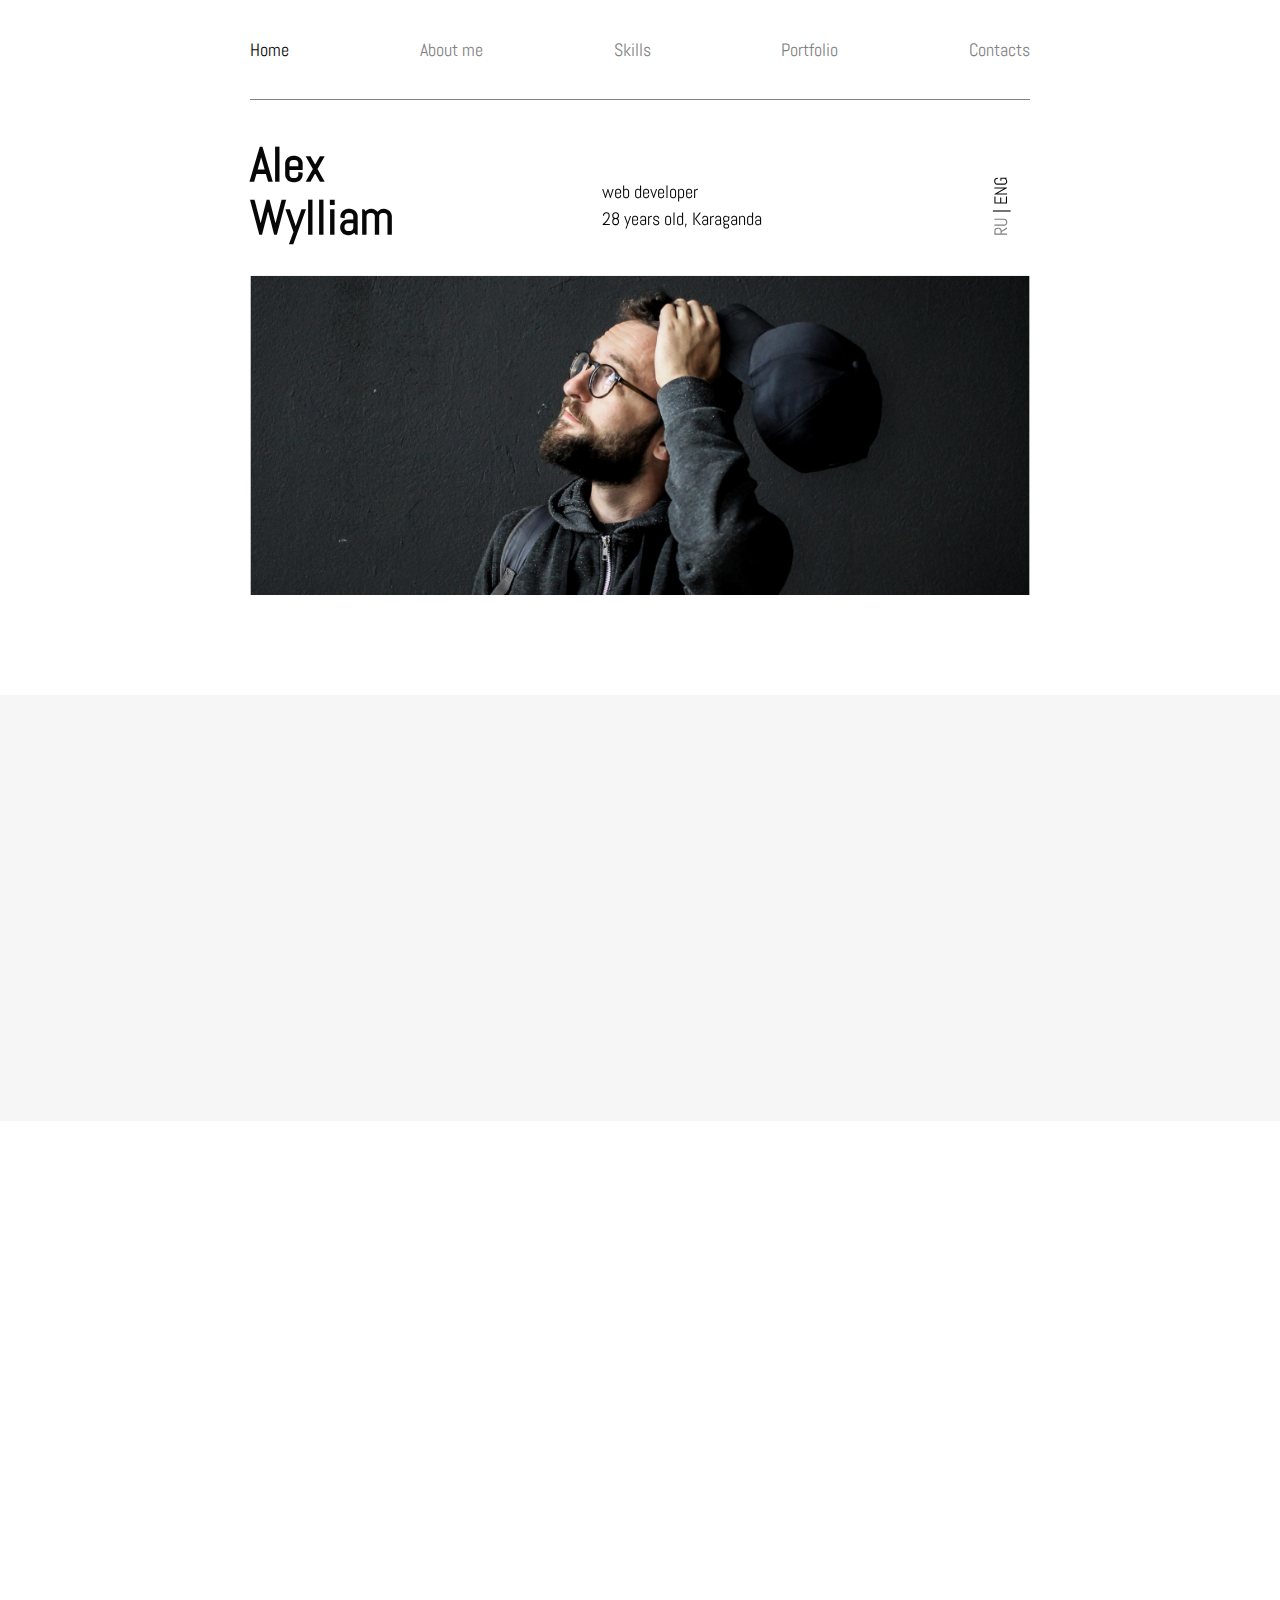
<file: index.html>
<!DOCTYPE html>
<html lang="en">

<head>
    <meta charset="UTF-8">
    <meta name="viewport" content="width=device-width, initial-scale=1.0">
    <title>Alex Wylliam</title>
    <link rel="stylesheet" href="./styles/main.css">
    <link rel="stylesheet" href="./styles/media.css">
    <link rel="stylesheet" href="https://cdnjs.cloudflare.com/ajax/libs/font-awesome/4.7.0/css/font-awesome.min.css">
    <link href="https://unpkg.com/aos@2.3.1/dist/aos.css" rel="stylesheet">
</head>

<body>

    <header>
        <div class="container">
            <!-- <div class="header-nav" data-aos="fade-down"> -->
            <div class="header-nav">
                <nav class="header-menu">
                    <ul class="nav-list">
                        <li><a class="header-link active" href="#!">Home</a></li>
                        <li><a class="header-link not-active" href="#!">About me</a></li>
                        <li><a class="header-link not-active" href="#!">Skills</a></li>
                        <li><a class="header-link not-active" href="#!">Portfolio</a></li>
                        <li><a class="header-link not-active" href="#!">Contacts</a></li>
                    </ul>
                </nav>


                <div class="mobile-menu">
                    <button class="header-mobile-btn">
                        <img id="nav-btn-img" src="./images/menu.svg" alt="menu button">
                    </button>

                    <nav class="header-menu-mobile">
                        <ul class="nav-list">
                            <li><a class="header-link mobileLink active" href="#!">Home</a></li>
                            <li><a class="header-link mobileLink not-active" href="#!">About me</a></li>
                            <li><a class="header-link mobileLink not-active" href="#!">Skills</a></li>
                            <li><a class="header-link mobileLink not-active" href="#!">Portfolio</a></li>
                            <li><a class="header-link mobileLink not-active" href="#!">Contacts</a></li>
                            <div class="language-mobile">
                                <p>RU <span class="active">| ENG</span></p>
                            </div>
                        </ul>

                    </nav>


                </div>

            </div>

            <div class="header-row" data-aos="fade-up">
                <div class="header-row-title">
                    <h1>Alex <br> Wylliam</h1>
                    <p>web developer <br> 28 years old, Karaganda</p>
                    <div class="language">
                        <!-- RU <span class="active">| ENG</span> -->
                        <p>RU <span class="active">| ENG</span></p>
                    </div>
                </div>
                <div class="header-row-image">
                    <picture>
                        <!-- <source media="(max-width: 1140px)" srcset="./images/alex_mobile.png"> -->
                        <source media="(max-width: 700px)" srcset="./images/alex_mobile.png">
                        <img src="./images/alex.png" alt="hero">
                    </picture>
                </div>
            </div>
        </div>
    </header>

    <main>
        <section class="about-page">
            <div class="container">
                <div class="about-page-title" data-aos="zoom-in">
                    <h2>About me</h2>
                    <p>Hi, I'm Alex – web developer from Karaganda. <br> I'm interested in development and everything
                        connected with it.</p>
                    <br>
                    <p>Ready to implement excellent projects <br> with wonderful people.</p>
                </div>
            </div>
        </section>

        <section class="skills-page">
            <div class="container">

                <div class="skills-page-title" data-aos="zoom-in">
                    <h2>Skills</h2>
                    <p>I work in such technologies as</p>
                </div>

                <div class="skills-list">

                    <div class="skills-item" data-aos="fade-up">
                        <div class="technology">
                            <img src="./images/skills/html.png" alt="HTML">
                            <p>HTML5</p>
                        </div>
                        <div class="rating">
                            <span class="fa fa-star checked"></span>
                            <span class="fa fa-star checked"></span>
                            <span class="fa fa-star checked"></span>
                            <span class="fa fa-star checked"></span>
                            <span class="fa fa-star"></span>
                        </div>
                    </div>

                    <div class="skills-item" data-aos="fade-up">
                        <div class="technology">
                            <img src="./images/skills/css.png" alt="CSS">
                            <p>CSS3</p>
                        </div>
                        <div class="rating">
                            <span class="fa fa-star checked"></span>
                            <span class="fa fa-star checked"></span>
                            <span class="fa fa-star checked"></span>
                            <span class="fa fa-star"></span>
                            <span class="fa fa-star"></span>
                        </div>
                    </div>

                    <div class="skills-item" data-aos="fade-up">
                        <div class="technology">
                            <img src="./images/skills/javascript.png" alt="JavaScript">
                            <p>JavaScript</p>
                        </div>
                        <div class="rating">
                            <span class="fa fa-star checked"></span>
                            <span class="fa fa-star checked"></span>
                            <span class="fa fa-star checked"></span>
                            <span class="fa fa-star checked"></span>
                            <span class="fa fa-star"></span>
                        </div>
                    </div>

                    <div class="skills-item" data-aos="fade-up">
                        <div class="technology">
                            <img src="./images/skills/react.png" alt="React">
                            <p>React</p>
                        </div>
                        <div class="rating">
                            <span class="fa fa-star checked"></span>
                            <span class="fa fa-star checked"></span>
                            <span class="fa fa-star checked"></span>
                            <span class="fa fa-star checked"></span>
                            <span class="fa fa-star"></span>
                        </div>
                    </div>

                </div>
            </div>
        </section>
    </main>

    <!-- <div class="contact-window">
        <div class="form-window">
            <form>
                <button class="btn">
                    <img id="nav-btn-img" src="../images/close_menu.svg" alt="menu button">
                </button>
                <div class="input-item">
                    <p>Your name</p>
                    <input type="text" name="" id="inputItem">
                </div>
                <div class="input-item">
                    <p>Your email</p>
                    <input type="text" name="" id="inputItem">
                </div>
                <div class="input-item">
                    <p>Your phone</p>
                    <input type="text" name="" id="inputItem">
                </div>
                <button class="submit">Send</button>
            </form>
        </div>
    </div> -->

    <div class="contact-window"></div>

    <footer class="footer">
        <div class="container">
            <div class="footer-title" data-aos="zoom-in">
                <h2>Contacts</h2>
                <p>Want to know more or just chat? <br> You are welcome!</p>
                <button class="message-button">Send message</button>
            </div>
            <div class="footer-links" data-aos="zoom-in">
                <div class="footer-links-list">
                    <a href="#!"><img src="./images/icons/linkedin.svg" alt="LinkedIn"></a>
                    <a href="#!"><img src="./images/icons/instagram.svg" alt="Instagram"></a>
                    <a href="#!"><img src="./images/icons/behance.svg" alt="Behance"></a>
                    <a href="#!"><img src="./images/icons/dribble.svg" alt="Dribble"></a>
                </div>
                <p>Like me on <br> LinkedIn, Instagram, Behance, Dribble</p>
            </div>
        </div>
    </footer>

    <script src="https://unpkg.com/aos@2.3.1/dist/aos.js"></script>
    <script src="./scripts/main.js"></script>
</body>

</html>
</file>
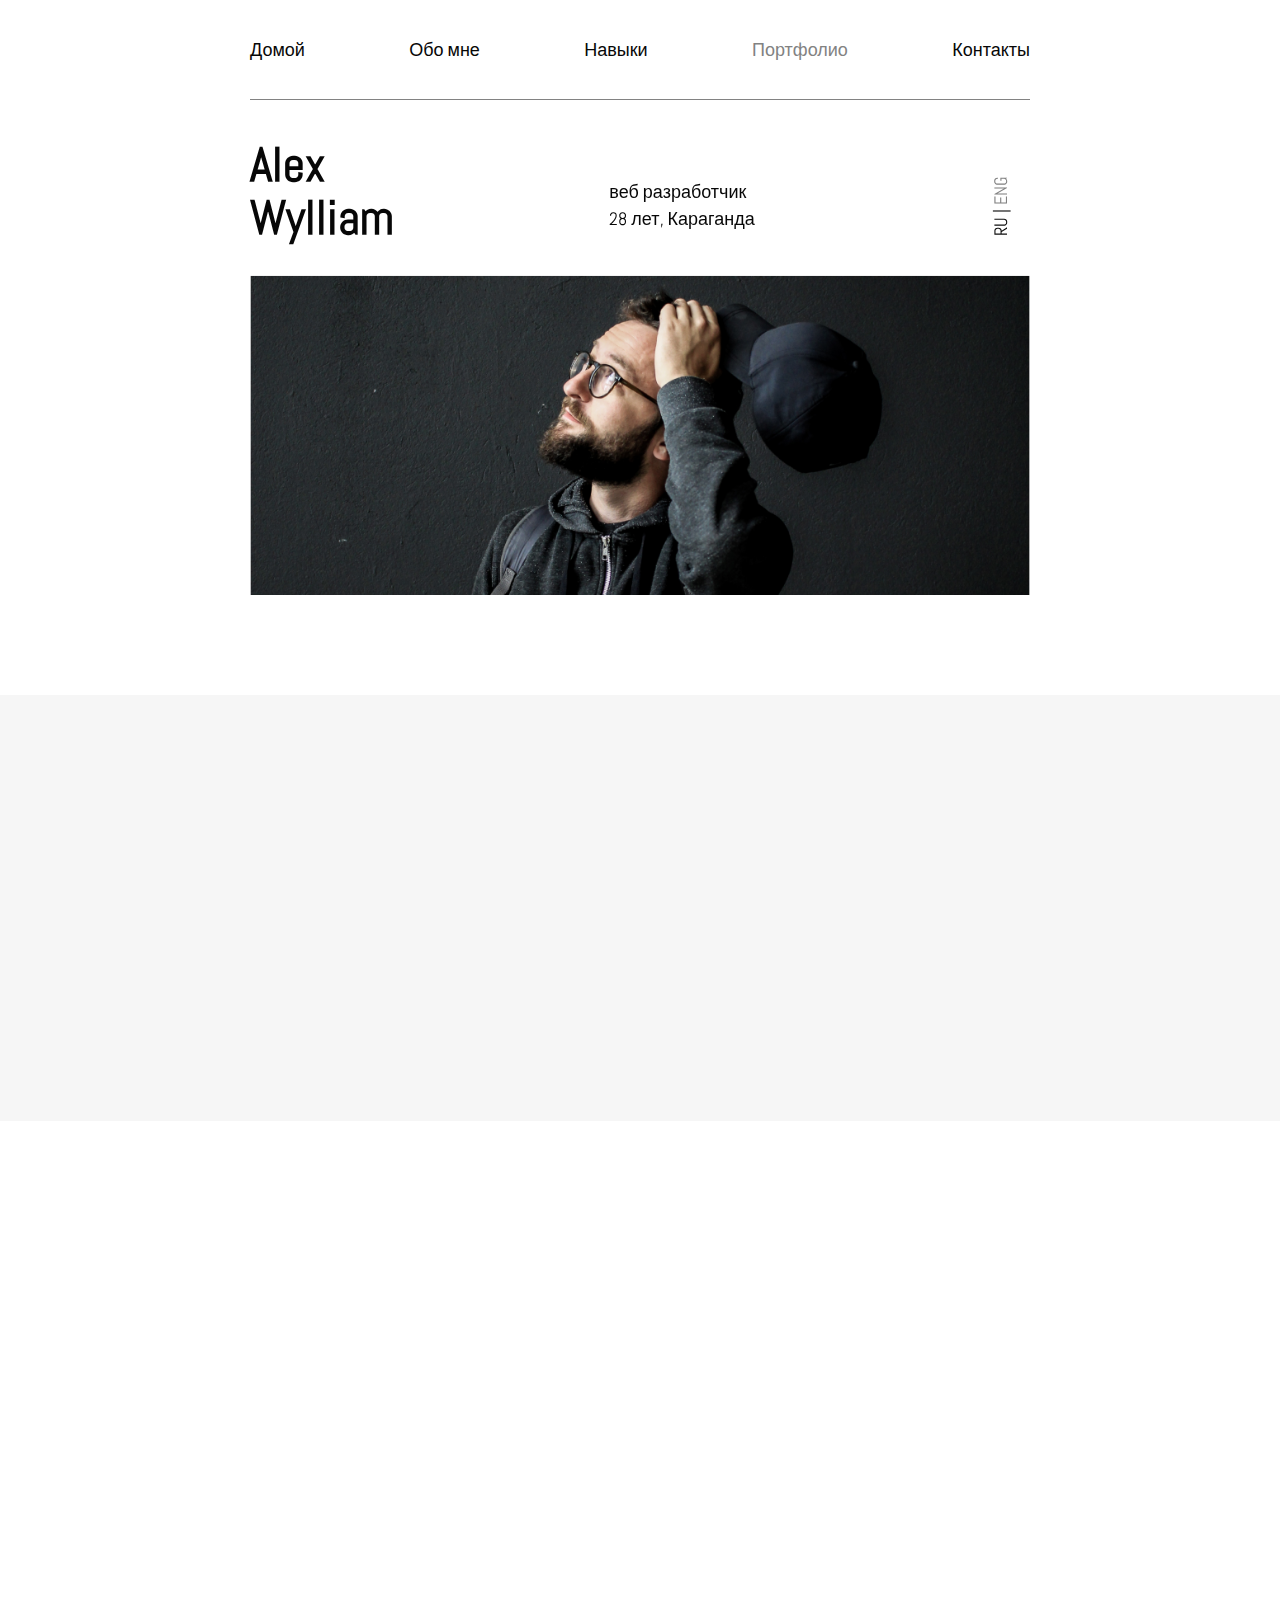
<file: indexRU.html>
<!DOCTYPE html>
<html lang="en">

<head>
    <meta charset="UTF-8">
    <meta name="viewport" content="width=device-width, initial-scale=1.0">
    <title>Alex Wylliam</title>
    <link rel="stylesheet" href="./styles/main.css">
    <link rel="stylesheet" href="./styles/media.css">
    <link rel="stylesheet" href="https://cdnjs.cloudflare.com/ajax/libs/font-awesome/4.7.0/css/font-awesome.min.css">
    <link href="https://unpkg.com/aos@2.3.1/dist/aos.css" rel="stylesheet">
</head>

<body>

    <header>
        <div class="container">
            <!-- <div class="header-nav" data-aos="fade-down"> -->
            <div class="header-nav">
                <nav class="header-menu">
                    <ul class="nav-list">
                        <li><a class="header-link active" id="home" href="#!">Домой</a></li>
                        <li><a class="header-link active" id="about" href="#!">Обо мне</a></li>
                        <li><a class="header-link active" id="skills" href="#!">Навыки</a></li>
                        <li><a class="header-link not-active" id="portfolio" href="#!">Портфолио</a></li>
                        <li><a class="header-link active" id="contacts" href="#!">Контакты</a></li>
                    </ul>
                </nav>


                <div class="mobile-menu">
                    <button class="header-mobile-btn">
                        <img id="nav-btn-img" src="./images/menu.svg" alt="menu button">
                    </button>

                    <nav class="header-menu-mobile">
                        <ul class="nav-list">
                            <li><a class="header-link active mobileLink" id="home" href="#!">Домой</a></li>
                            <li><a class="header-link active mobileLink" id="about" href="#!">Обо мне</a></li>
                            <li><a class="header-link active mobileLink" id="skills" href="#!">Навыки</a></li>
                            <li><a class="header-link not-active mobileLink" hid="portfolio" ref="#!">Портфолио</a></li>
                            <li><a class="header-link active mobileLink" id="contacts" href="#!">Контакты</a></li>
                            <div class="language-mobile">
                                <!-- <p><span class="active">RU |</span> ENG</p> -->
                                <a href="./index.html"><span class="active">RU |</span> ENG</a>
                            </div>
                        </ul>

                    </nav>


                </div>

            </div>

            <div class="header-row" data-aos="fade-up">
                <div class="header-row-title">
                    <h1>Alex <br> Wylliam</h1>
                    <p>веб разработчик <br> 28 лет, Караганда</p>
                    <div class="language">
                        <a href="./index.html"><span class="active">RU |</span> ENG</a>
                    </div>
                </div>
                <div class="header-row-image">
                    <picture>
                        <!-- <source media="(max-width: 1140px)" srcset="./images/alex_mobile.png"> -->
                        <source media="(max-width: 700px)" srcset="./images/alex_mobile.png">
                        <img src="./images/alex.png" alt="hero">
                    </picture>
                </div>
            </div>
        </div>
    </header>

    <main>
        <section class="about-page">
            <div class="container">
                <div class="about-page-title" data-aos="zoom-in">
                    <h2>Обо мне</h2>
                    <p>Привет, я Алекс – веб разработчик из Караганды. <br> Я интересуюсь разработкой и всем, что с ней связанно.</p>
                    <br>
                    <p>Готов к реализации отличных проектов <br> с чудесными людьми.</p>
                </div>
            </div>
        </section>

        <section class="skills-page">
            <div class="container">

                <div class="skills-page-title" data-aos="zoom-in">
                    <h2>Навыки</h2>
                    <p>Я работаю с такими технологиями, как:</p>
                </div>

                <div class="skills-list">

                    <div class="skills-item" data-aos="fade-up">
                        <div class="technology">
                            <img src="./images/skills/html.png" alt="HTML">
                            <p>HTML5</p>
                        </div>
                        <div class="rating">
                            <span class="fa fa-star checked"></span>
                            <span class="fa fa-star checked"></span>
                            <span class="fa fa-star checked"></span>
                            <span class="fa fa-star checked"></span>
                            <span class="fa fa-star"></span>
                        </div>
                    </div>

                    <div class="skills-item" data-aos="fade-up">
                        <div class="technology">
                            <img src="./images/skills/css.png" alt="CSS">
                            <p>CSS3</p>
                        </div>
                        <div class="rating">
                            <span class="fa fa-star checked"></span>
                            <span class="fa fa-star checked"></span>
                            <span class="fa fa-star checked"></span>
                            <span class="fa fa-star"></span>
                            <span class="fa fa-star"></span>
                        </div>
                    </div>

                    <div class="skills-item" data-aos="fade-up">
                        <div class="technology">
                            <img src="./images/skills/javascript.png" alt="JavaScript">
                            <p>JavaScript</p>
                        </div>
                        <div class="rating">
                            <span class="fa fa-star checked"></span>
                            <span class="fa fa-star checked"></span>
                            <span class="fa fa-star checked"></span>
                            <span class="fa fa-star checked"></span>
                            <span class="fa fa-star"></span>
                        </div>
                    </div>

                    <div class="skills-item" data-aos="fade-up">
                        <div class="technology">
                            <img src="./images/skills/react.png" alt="React">
                            <p>React</p>
                        </div>
                        <div class="rating">
                            <span class="fa fa-star checked"></span>
                            <span class="fa fa-star checked"></span>
                            <span class="fa fa-star checked"></span>
                            <span class="fa fa-star checked"></span>
                            <span class="fa fa-star"></span>
                        </div>
                    </div>

                </div>
            </div>
        </section>
    </main>

    <div class="contact-window"></div>

    <footer class="footer">
        <div class="container">
            <div class="footer-title" data-aos="zoom-in">
                <h2>Контакты</h2>
                <p>Хочешь узнать больше или просто пообщаться? <br> Добро пожаловать!</p>
                <button class="message-button">Отправить сообщение</button>
            </div>
            <div class="footer-links" data-aos="zoom-in">
                <div class="footer-links-list">
                    <a href="#!"><img src="./images/icons/linkedin.svg" alt="LinkedIn"></a>
                    <a href="#!"><img src="./images/icons/instagram.svg" alt="Instagram"></a>
                    <a href="#!"><img src="./images/icons/behance.svg" alt="Behance"></a>
                    <a href="#!"><img src="./images/icons/dribble.svg" alt="Dribble"></a>
                </div>
                <p>Следи за мной в <br> LinkedIn, Instagram, Behance, Dribble</p>
            </div>
        </div>
    </footer>

    <script src="https://unpkg.com/aos@2.3.1/dist/aos.js"></script>
    <script src="./scripts/mainRU.js"></script>
    <script src="./scripts/scroll.js"></script>
</body>

</html>
</file>
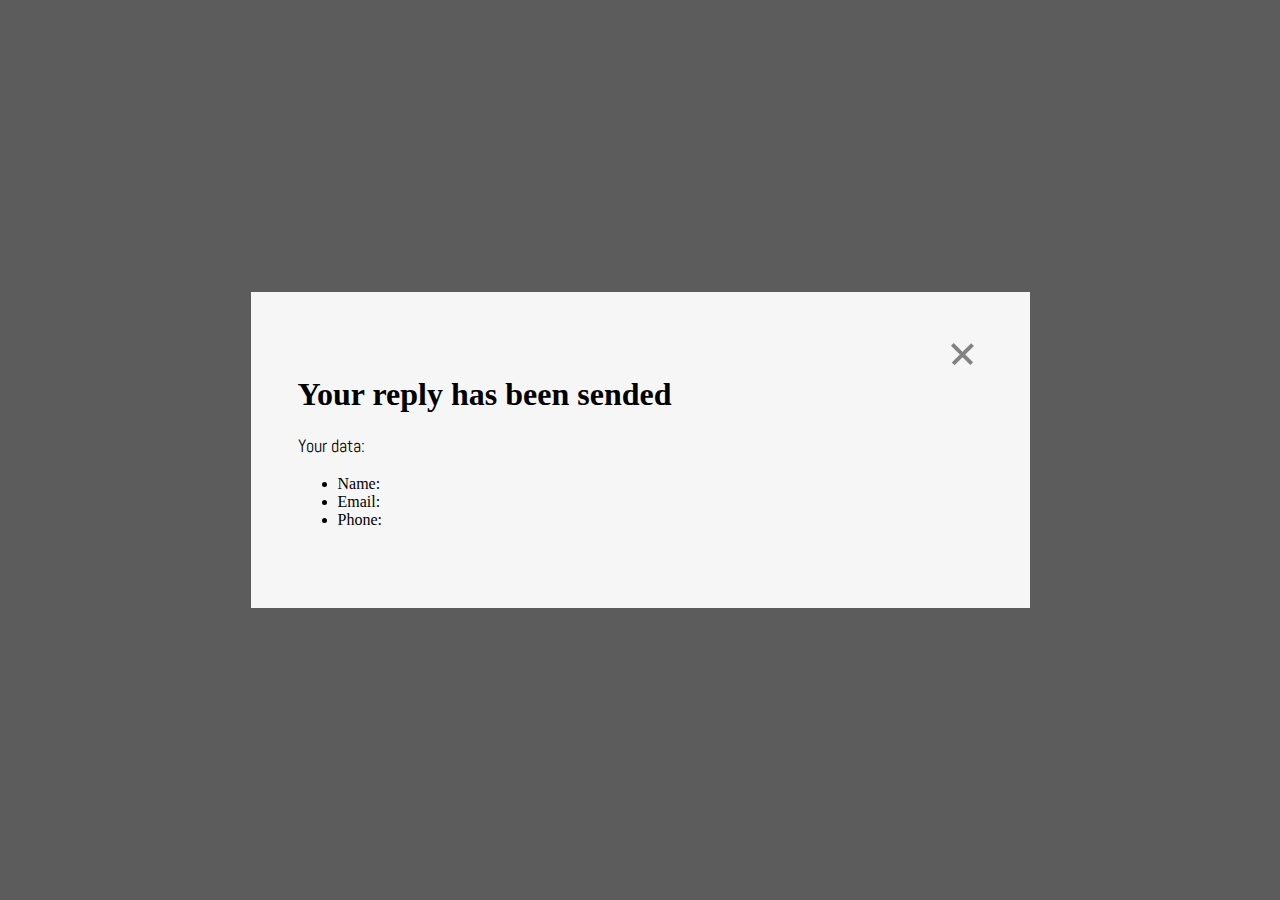
<file: test/test.html>
<!DOCTYPE html>
<html lang="en">

<head>
    <meta charset="UTF-8">
    <meta name="viewport" content="width=device-width, initial-scale=1.0">
    <title>test</title>
    <link rel="stylesheet" href="test.css">
</head>

<body>
    <div class="contact-window">
        <div class="form-window">
            <!-- <form>
                <button class="btn">
                    <img id="nav-btn-img" src="../images/close_menu.svg" alt="menu button">
                </button>
                <div class="input-item">
                    <p>Your name</p>
                    <input type="text" name="" id="inputItem">
                </div>
                <div class="input-item">
                    <p>Your email</p>
                    <input type="text" name="" id="inputItem">
                </div>
                <div class="input-item">
                    <p>Your phone</p>
                    <input type="text" name="" id="inputItem">
                </div>
                <button class="submit">Send</button>
            </form> -->
            <div class="form-message">
                <button class="btn">
                    <img id="nav-btn-img" src="../images/close_menu.svg" alt="menu button">
                </button>
                <h1>Your reply has been sended</h1>
                <p>Your data:</p>
                <ul>
                    <li>Name:</li>
                    <li>Email:</li>
                    <li>Phone:</li>
                </ul>
            </div>
        </div>
    </div>
</body>

</html>
</file>
<file: styles/media.css>
@media screen and (max-width: 1140px) {

    .container {
        max-width: 700px;
        padding: 0 30px;
    }

    /* Header */

    .header-menu {
        display: none;
    }

    .header-nav {
        border-bottom: none;
    }

    .header-mobile-btn {
        display: block;
        position: fixed;
        right: 30px;
    }

    .header-row {
        display: grid;
        justify-content: center;
    }

    /* Skills page */

    .skills-list {
        justify-content: center;
    }

    /* Mobile menu */

    .header-menu-mobile.open {
        display: flex;

        position: fixed;
        top: 0;
        bottom: 0;
        left: 0;
        right: 0;

        background-color: #fff;
        padding-top: 40px;

        z-index: 1;
        overflow-y: auto;
    }


}

@media screen and (max-width: 700px) {

    .container {
        padding: 0 30px;
    }

    /* header row */
    .header-row-title {
        display: grid;
        justify-content: start;
        margin-top: 15px;
    }

    .header-row-title>.language {
        display: none;
    }

    /* Skills page */

    .skills-list {
        display: grid;
        justify-content: center;
        column-gap: 80px;
    }

    /* Footer */

    .message-button {
        width: 100%;
    }

}

@media screen and (max-height: 500px) {
    .header-menu-mobile>.nav-list {
        row-gap: 0;
    }
}

@media screen and (max-height: 400px) {
    .language-mobile {
        bottom: 50px;
    }
}
</file>
<file: test/test.css>
@import url('https://fonts.googleapis.com/css2?family=Abel&display=swap');

button,
p {
    font-family: "Abel", sans-serif;
    font-size: 18px;
}


.contact-window {
    position: absolute;
    top: 0;
    left: 0;
    right: 0;
    bottom: 0;
    background: #000000a3;
    display: flex;
    justify-content: center;
    align-items: center;
}

.form-window {
    background-color: #F6F6F6;
    width: 685px;
    display: grid;
    justify-content: left;
    align-items: center;
    padding: 63px 47px;
    z-index: 1;
    position: relative;
}

.input-item {
    margin-top: 27px;
}

#inputItem {
    width: 258px;
    height: 33px;
    border: 1px solid #000;
}

.submit {
    background-color: #000;
    border-radius: 100px;
    color: #fff;
    padding: 10px 48px;
    border: none;
    cursor: pointer;
    font-size: 18px;
    margin-top: 37px;
}

.btn {
    border: none;
    background: none;

    cursor: pointer;
    position: absolute;
    top: 50px;
    right: 50px;
}
</file>
<file: styles/main.css>
@import './reset.css';
@import url('https://fonts.googleapis.com/css2?family=Abel&display=swap');

:root {
    ---main-font-color: #070707;
    ---grey-font-color: #828282;
}

body {
    font-family: "Abel", sans-serif;
    font-weight: 400;
    font-style: normal;

    background-color: #fff;
    color: var(---main-font-color);
}

.container {
    max-width: 1445px;
    margin: 0 auto;
    padding: 0 250px;
}

h1 {
    font-size: 48px;
}

h2,
h3 {
    font-size: 34px;
}

p,
a {
    font-size: 18px;
}

a{
    color: var(---grey-font-color);
}

button {
    font-family: "Abel", sans-serif;
    font-size: 18px;
}

section {
    margin-top: 100px;
    margin-bottom: 100px;
}

.fa-star {
    color: #E5E5E5;
}

.checked {
    color: #070707;
}

/* Header */

/* Header nav */

.header-nav {
    padding: 20px 0;
    border-bottom: 1.5px solid var(---grey-font-color);
    position: relative;
}

.header-menu>ul {
    display: flex;
    justify-content: space-between;
    padding: 0;
}

li {
    list-style-type: none;
}

.header-link {
    text-decoration: none;
}

.not-active{
    color: var(---grey-font-color);
}

.active{
    color: var(---main-font-color);
}

.header-mobile-btn {
    display: none;
    border: none;
    background: none;

    position: absolute;
    top: 68px;
    right: 0;

    cursor: pointer;

    z-index: 2;
}



/* Header row */

.header-row-title {
    margin-top: 39px;
    margin-bottom: 30px;

    display: flex;
    justify-content: space-between;
    align-items: center;
}

.header-row-title>p,
.header-row-title>.language {
    margin-top: 27px;
}

.language {
    font-size: 16px;
    color: var(---grey-font-color);
    rotate: -90deg;
    cursor: pointer;
}

.language-mobile {
    position: absolute;
    right: 0;
    bottom: 100px;
    rotate: 90deg;
    cursor: pointer;
}

.language-mobile>a {
    color: var(---grey-font-color);
    font-size: 34px;
    margin: 0;
}

/* About page */

.about-page {
    padding-top: 120px;
    padding-bottom: 120px;
    background-color: #F6F6F6;
}

.about-page-title {
    text-align: center;
    max-width: 485px;
    margin: 0 auto;
}

.about-page-title>h2 {
    margin-bottom: 17px;
}

/* Skills page */

.skills-page-title {
    text-align: center;
}

.skills-page-title>p {
    margin-top: 60px;
}

.skills-list {
    display: flex;
    flex-wrap: wrap;
    justify-content: space-between;

    margin-top: 75px;

    align-items: baseline;
    column-gap: 60px;
    row-gap: 60px;
}

.technology {
    text-align: center;
    display: grid;
    justify-content: center;
    gap: 24px;
}

.technology>p {
    color: #828282;
}

.skills-item {
    max-width: 167px;
    display: grid;
    gap: 40px;
}

.rating {
    display: flex;
    gap: 10px;
    font-size: 20px;
}


/* footer */

.footer {
    background-color: #F6F6F6;
    padding-top: 90px;
    padding-bottom: 90px;
}

.footer-title {
    text-align: center;
}

.footer-title>p {
    margin-top: 20px;
}

.message-button {
    background-color: #000;
    border-radius: 100px;
    color: #fff;
    padding: 6px 30px;
    border: none;
    cursor: pointer;
}

.message-button:active {
    position: relative;
    top: 1px;
}


.footer-title>.message-button {
    margin-top: 30px;
}

.footer-links {
    display: grid;
    justify-content: center;
    text-align: center;

    margin-top: 85px;
    gap: 45px;
}

.footer-links>p {
    color: var(---grey-font-color);
}

.footer-links-list {
    display: flex;
    justify-content: center;
    gap: 60px;
}


/* Mobile menu */

.header-menu-mobile {
    display: none;
    transition: 0.3s;
}

.header-menu-mobile>.nav-list {
    display: flex;
    flex-direction: column;
    row-gap: 40px;
}

.mobileLink {
    font-size: 34px;
}


/* Contact window */

.contact-window {
    display: none;
}

.contact-window.open {
    height: 100vh;
    width: 100vw;
    background-color: rgba(0, 0, 0, 0.4);
    position: fixed;
    top: 0;
    left: 0;
    display: flex;
    justify-content: center;
    align-items: center;
    opacity: 1;
    pointer-events: all;
    z-index: 1;
    padding: 50px;
}

.form-window {
    background-color: #F6F6F6;
    width: 685px;
    display: grid;
    justify-content: left;
    align-items: center;
    padding: 63px 47px;
    z-index: 1;
    position: relative;
}

.input-item {
    margin-top: 27px;
}

.input-item > input{
    transition: 0.3s;
    border: 1px solid #000;
    outline: none;
}

#inputItem {
    width: 258px;
    height: 33px;
}

.submit {
    background-color: #000;
    border-radius: 100px;
    color: #fff;
    padding: 10px 48px;
    border: none;
    cursor: pointer;
    font-size: 18px;
    margin-top: 37px;
}

.btn {
    border: none;
    background: none;

    cursor: pointer;
    position: absolute;
    top: 50px;
    right: 50px;
}
</file>
